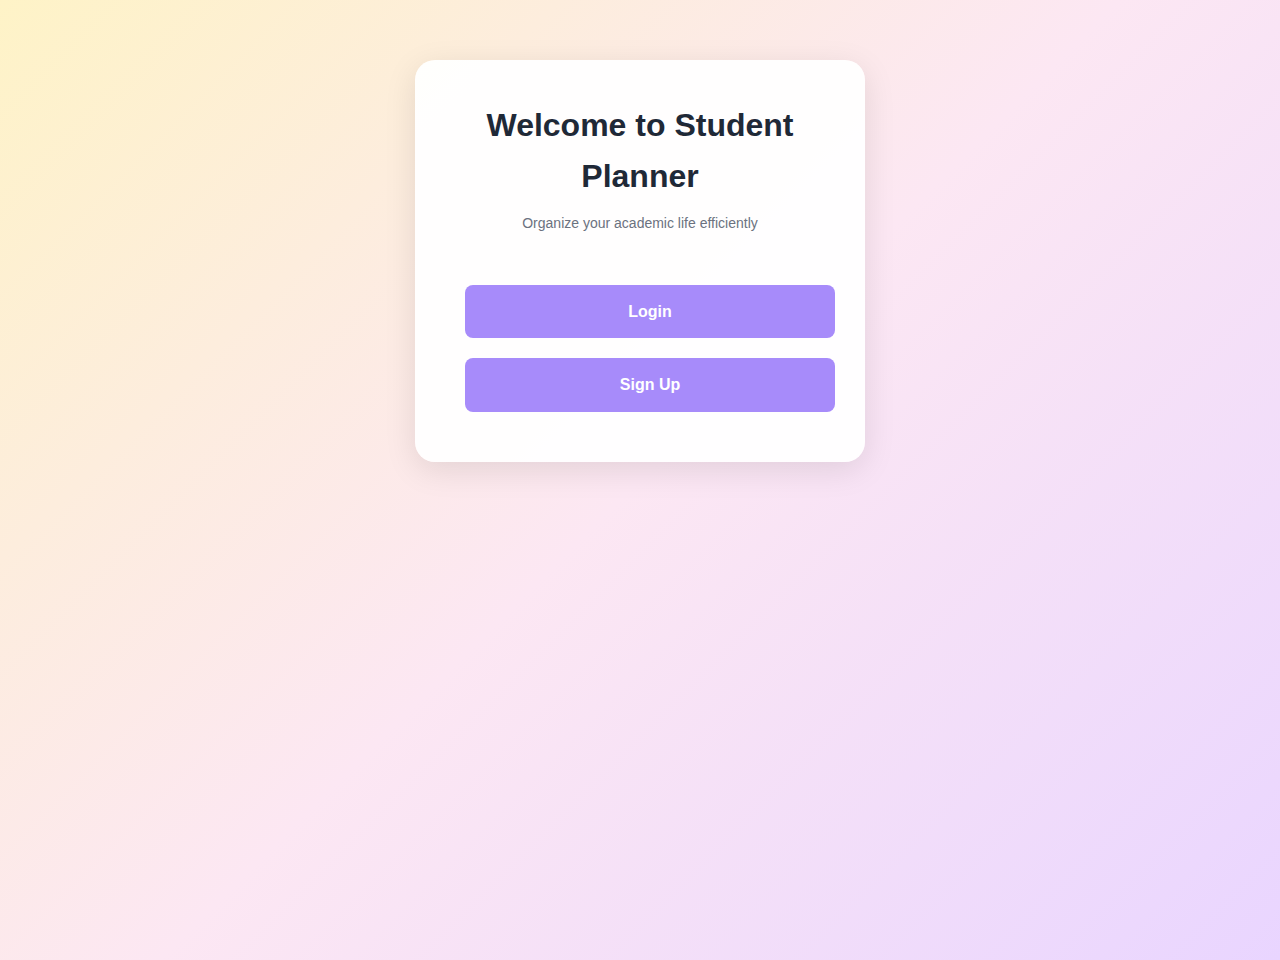
<file: index.html>
<!DOCTYPE html>
<html lang="en">
<head>
    <meta charset="UTF-8">
    <meta name="viewport" content="width=device-width, initial-scale=1.0">
    <title>Student Planner - Welcome</title>
    <link rel="stylesheet" href="style.css">
</head>
<body>
    <div class="auth-container">
        <h1>Welcome to Student Planner</h1>
        <p class="subtitle">Organize your academic life efficiently</p>
        
        <div style="margin-top: 40px;">
            <a href="login.html" class="btn-primary" style="display: inline-block; margin: 10px;">Login</a>
            <a href="register.html" class="btn-primary" style="display: inline-block; margin: 10px;">Sign Up</a>
        </div>
    </div>
</body>
</html>
</file>
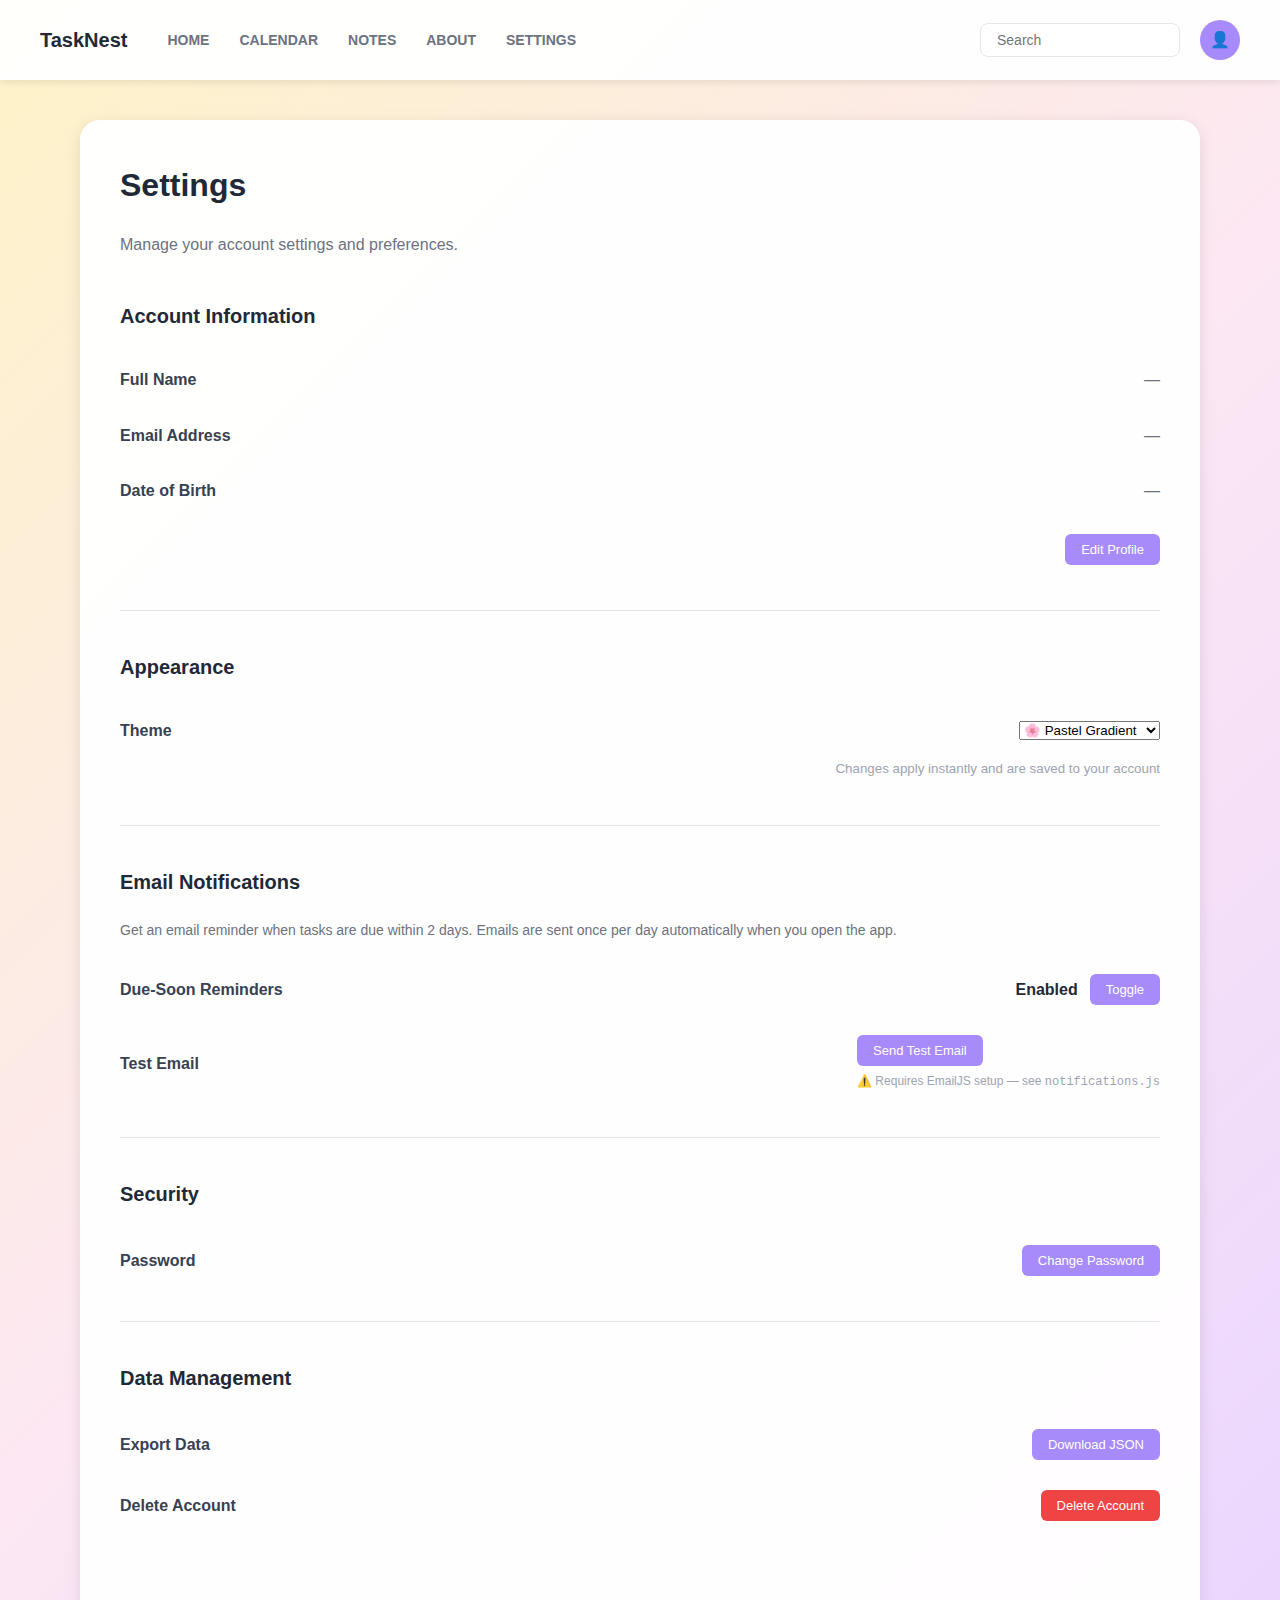
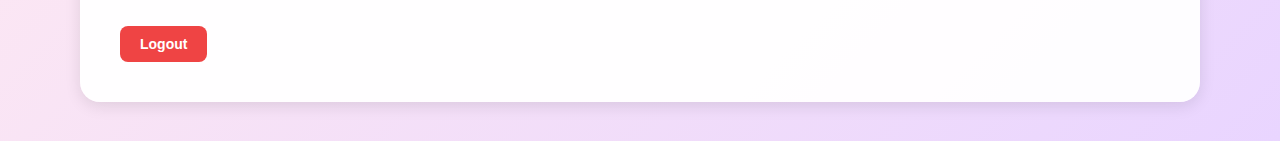
<file: settings.html>
<!DOCTYPE html>
<html lang="en">
<head>
    <meta charset="UTF-8">
    <meta name="viewport" content="width=device-width, initial-scale=1.0">
    <title>Settings - TaskNest</title>
    <link rel="stylesheet" href="style.css">
</head>
<body class="dashboard-page" id="settingsPage">
    <div class="page-container">
        <nav class="navbar">
            <div class="navbar-left">
                <div class="logo">TaskNest</div>
                <div class="nav-tabs">
                    <a href="home.html">HOME</a>
                    <a href="calendar.html">CALENDAR</a>
                    <a href="notes.html">NOTES</a>
                    <a href="about.html">ABOUT</a>
                    <a href="settings.html">SETTINGS</a>
                </div>
            </div>
            <div class="navbar-right">
                <input type="text" class="search-box" placeholder="Search">
                <div class="profile-icon" onclick="logout()" style="cursor:pointer;" title="Logout">👤</div>
            </div>
        </nav>

        <div class="page-content">
            <div class="content-card">
                <h1>Settings</h1>
                <p style="margin-bottom:40px;color:#6b7280;">Manage your account settings and preferences.</p>

                <!-- Account Information -->
                <div class="settings-section">
                    <h2>Account Information</h2>
                    <div class="settings-item">
                        <label>Full Name</label>
                        <span id="userFullName" style="color:#6b7280;">—</span>
                    </div>
                    <div class="settings-item">
                        <label>Email Address</label>
                        <span id="userEmail" style="color:#6b7280;">—</span>
                    </div>
                    <div class="settings-item">
                        <label>Date of Birth</label>
                        <span id="userDOB" style="color:#6b7280;">—</span>
                    </div>
                    <div class="settings-item">
                        <label></label>
                        <button id="editProfileBtn" class="settings-button">Edit Profile</button>
                    </div>
                </div>

                <!-- Appearance -->
                <div class="settings-section">
                    <h2>Appearance</h2>
                    <div class="settings-item">
                        <label>Theme</label>
                        <select id="themeSelect">
                            <option value="pastel">🌸 Pastel Gradient</option>
                            <option value="ocean">🌊 Ocean Blue</option>
                            <option value="forest">🌿 Forest Green</option>
                            <option value="sunset">🌅 Sunset Orange</option>
                            <option value="lavender">💜 Lavender Purple</option>
                            <option value="mint">🍃 Mint Fresh</option>
                        </select>
                    </div>
                    <div class="settings-item" style="padding-top:0;">
                        <label></label>
                        <small style="color:#9ca3af;">Changes apply instantly and are saved to your account</small>
                    </div>
                </div>

                <!-- Notifications -->
                <div class="settings-section">
                    <h2>Email Notifications</h2>
                    <p style="color:#6b7280;font-size:14px;margin-bottom:16px;">
                        Get an email reminder when tasks are due within 2 days. Emails are sent once per day automatically when you open the app.
                    </p>
                    <div class="settings-item">
                        <label>Due-Soon Reminders</label>
                        <div style="display:flex;align-items:center;gap:12px;">
                            <span id="notificationsToggle" style="font-weight:600;">Enabled</span>
                            <button id="toggleNotificationsBtn" class="settings-button">Toggle</button>
                        </div>
                    </div>
                    <div class="settings-item">
                        <label>Test Email</label>
                        <div>
                            <button id="testNotificationBtn" class="settings-button">Send Test Email</button>
                            <div style="font-size:12px;color:#9ca3af;margin-top:6px;">
                                ⚠️ Requires EmailJS setup — see <code>notifications.js</code>
                            </div>
                        </div>
                    </div>
                </div>

                <!-- Security -->
                <div class="settings-section">
                    <h2>Security</h2>
                    <div class="settings-item">
                        <label>Password</label>
                        <button id="changePasswordBtn" class="settings-button">Change Password</button>
                    </div>
                </div>

                <!-- Data Management -->
                <div class="settings-section">
                    <h2>Data Management</h2>
                    <div class="settings-item">
                        <label>Export Data</label>
                        <button id="exportDataBtn" class="settings-button">Download JSON</button>
                    </div>
                    <div class="settings-item">
                        <label>Delete Account</label>
                        <button id="deleteAccountBtn" class="settings-button" style="background:#ef4444;">Delete Account</button>
                    </div>
                </div>

                <button onclick="logout()" class="btn-logout">Logout</button>
            </div>
        </div>
    </div>

    <script type="module" src="settings.js"></script>
</body>
</html>
</file>
<file: style.css>
/* Global Reset & Base Styles */
* {
  margin: 0;
  padding: 0;
  box-sizing: border-box;
}

body {
  font-family: -apple-system, BlinkMacSystemFont, 'Segoe UI', Roboto, 'Helvetica Neue', Arial, sans-serif;
  min-height: 100vh;
  background: linear-gradient(135deg, #fef3c7 0%, #fce7f3 50%, #e9d5ff 100%);
  color: #1f2937;
  line-height: 1.6;
}

/* Auth Container (Login/Register) */
.auth-container {
  max-width: 450px;
  margin: 60px auto;
  padding: 40px;
  background: rgba(255, 255, 255, 0.95);
  border-radius: 20px;
  box-shadow: 0 8px 32px rgba(0, 0, 0, 0.1);
}

.auth-container h1 {
  font-size: 32px;
  color: #1f2937;
  margin-bottom: 10px;
  text-align: center;
}

.subtitle {
  text-align: center;
  color: #6b7280;
  margin-bottom: 30px;
  font-size: 14px;
}

/* Form Styles */
.form-group {
  margin-bottom: 20px;
}

.form-group label {
  display: block;
  margin-bottom: 8px;
  font-weight: 600;
  color: #374151;
  font-size: 14px;
}

.form-group input,
.form-group textarea,
.form-group select {
  width: 100%;
  padding: 12px 16px;
  border: 1px solid #e5e7eb;
  border-radius: 8px;
  font-size: 14px;
  transition: border-color 0.3s;
  background: rgba(255, 255, 255, 0.9);
}

.form-group input:focus,
.form-group textarea:focus,
.form-group select:focus {
  outline: none;
  border-color: #a78bfa;
}

textarea {
  resize: vertical;
  font-family: inherit;
}

/* Button Styles */
.btn-primary {
  width: 100%;
  padding: 14px;
  background: #a78bfa;
  color: white;
  border: none;
  border-radius: 8px;
  font-size: 16px;
  font-weight: 600;
  cursor: pointer;
  transition: background 0.3s;
  text-align: center;
  text-decoration: none;
}

.btn-primary:hover {
  background: #8b5cf6;
}

.btn-secondary {
  display: inline-block;
  padding: 12px 24px;
  background: #e5e7eb;
  color: #374151;
  border: none;
  border-radius: 8px;
  font-size: 14px;
  font-weight: 600;
  cursor: pointer;
  transition: background 0.3s;
  margin-left: 10px;
  text-decoration: none;
}

.btn-secondary:hover {
  background: #d1d5db;
}

/* Auth Links */
.auth-links {
  text-align: center;
  margin-top: 20px;
}

.auth-links a {
  color: #a78bfa;
  text-decoration: none;
  font-weight: 600;
  font-size: 14px;
}

.auth-links a:hover {
  text-decoration: underline;
}

.forgot-link {
  display: block;
  text-align: center;
  margin-top: 15px;
  color: #6b7280;
  font-size: 13px;
  text-decoration: none;
}

.forgot-link:hover {
  color: #a78bfa;
  text-decoration: underline;
}

/* Dashboard Layout */
.dashboard-page {
  min-height: 100vh;
  padding: 0;
}

.dashboard-wrapper {
  min-height: 100vh;
  display: flex;
  flex-direction: column;
}

.page-container {
  min-height: 100vh;
  display: flex;
  flex-direction: column;
}

/* Navbar */
.navbar {
  background: rgba(255, 255, 255, 0.95);
  padding: 20px 40px;
  display: flex;
  justify-content: space-between;
  align-items: center;
  box-shadow: 0 2px 8px rgba(0, 0, 0, 0.1);
}

.navbar-left {
  display: flex;
  align-items: center;
  gap: 40px;
}

.logo {
  font-size: 20px;
  font-weight: 700;
  color: #1f2937;
}

.nav-tabs {
  display: flex;
  gap: 30px;
}

.nav-tabs a {
  color: #6b7280;
  text-decoration: none;
  font-weight: 600;
  font-size: 14px;
  transition: color 0.3s;
}

.nav-tabs a:hover {
  color: #a78bfa;
}

.navbar-right {
  display: flex;
  align-items: center;
  gap: 20px;
}

.search-box {
  padding: 8px 16px;
  border: 1px solid #e5e7eb;
  border-radius: 8px;
  font-size: 14px;
  width: 200px;
}

.profile-icon {
  width: 40px;
  height: 40px;
  background: #a78bfa;
  color: white;
  border-radius: 50%;
  display: flex;
  align-items: center;
  justify-content: center;
  font-weight: 700;
  font-size: 16px;
  cursor: pointer;
}

/* Dashboard Content */
.dashboard-content {
  flex: 1;
  padding: 40px;
  display: grid;
  grid-template-columns: 1fr 300px;
  gap: 30px;
}

.main-content {
  display: flex;
  flex-direction: column;
  gap: 30px;
}

.sidebar {
  display: flex;
  flex-direction: column;
  gap: 20px;
}

/* Page Content (for simple pages) */
.page-content {
  flex: 1;
  padding: 40px;
  max-width: 1200px;
  margin: 0 auto;
  width: 100%;
}

.content-card {
  background: rgba(255, 255, 255, 0.95);
  padding: 40px;
  border-radius: 20px;
  box-shadow: 0 4px 16px rgba(0, 0, 0, 0.1);
}

.content-card h1 {
  font-size: 32px;
  margin-bottom: 20px;
  color: #1f2937;
}

.content-card h2 {
  font-size: 24px;
  margin-top: 30px;
  margin-bottom: 15px;
  color: #1f2937;
}

.content-card p {
  margin-bottom: 15px;
  color: #4b5563;
  line-height: 1.8;
}

/* Calendar Section */
.calendar-section {
  background: rgba(255, 255, 255, 0.95);
  padding: 25px;
  border-radius: 16px;
  box-shadow: 0 4px 16px rgba(0, 0, 0, 0.1);
}

.calendar-header {
  font-size: 18px;
  font-weight: 700;
  margin-bottom: 20px;
  color: #1f2937;
  text-align: center;
}

.calendar-grid {
  display: grid;
  grid-template-columns: repeat(7, 1fr);
  gap: 8px;
}

.calendar-day {
  text-align: center;
  font-weight: 600;
  font-size: 12px;
  color: #6b7280;
  padding: 10px;
}

.calendar-date {
  aspect-ratio: 1;
  display: flex;
  align-items: center;
  justify-content: center;
  border-radius: 8px;
  font-size: 14px;
  font-weight: 600;
  background: rgba(243, 244, 246, 0.5);
  cursor: pointer;
  transition: all 0.3s;
  position: relative;
}

.calendar-date:hover {
  background: rgba(167, 139, 250, 0.3);
}

.calendar-date.highlighted {
  background: #fbbf24;
  color: white;
}

.calendar-date.selected {
  background: #a78bfa !important;
  color: white;
  font-weight: 700;
}

.task-indicator {
  position: absolute;
  top: 2px;
  right: 2px;
  background: #ef4444;
  color: white;
  font-size: 10px;
  border-radius: 50%;
  width: 16px;
  height: 16px;
  display: flex;
  align-items: center;
  justify-content: center;
  font-weight: 700;
}

.calendar-nav-btn {
  background: rgba(255, 255, 255, 0.7);
  border: none;
  border-radius: 8px;
  padding: 8px 16px;
  cursor: pointer;
  font-size: 16px;
  font-weight: 700;
  transition: background 0.3s;
}

.calendar-nav-btn:hover {
  background: rgba(255, 255, 255, 0.9);
}

/* Upcoming Section */
.upcoming-section {
  background: rgba(255, 255, 255, 0.95);
  padding: 25px;
  border-radius: 16px;
  box-shadow: 0 4px 16px rgba(0, 0, 0, 0.1);
}

.upcoming-section h3 {
  font-size: 18px;
  margin-bottom: 20px;
  color: #1f2937;
}

.task-grid {
  display: grid;
  grid-template-columns: repeat(2, 1fr);
  gap: 15px;
}

.task-card {
  padding: 20px;
  background: rgba(243, 244, 246, 0.5);
  border-radius: 12px;
  transition: transform 0.3s, box-shadow 0.3s;
}

.task-card:hover {
  transform: translateY(-2px);
  box-shadow: 0 4px 12px rgba(0, 0, 0, 0.1);
}

/* Activity Cards */
.activity-card {
  background: rgba(255, 255, 255, 0.95);
  padding: 20px;
  border-radius: 16px;
  box-shadow: 0 4px 16px rgba(0, 0, 0, 0.1);
}

.activity-card h3 {
  font-size: 16px;
  margin-bottom: 15px;
  color: #1f2937;
}

.activity-item {
  padding: 12px;
  background: rgba(243, 244, 246, 0.5);
  border-radius: 8px;
  margin-bottom: 10px;
  font-size: 14px;
  color: #374151;
}

.activity-item .completed {
  text-decoration: line-through;
  color: #9ca3af;
}

/* Modal Styles */
.modal-overlay {
  position: fixed;
  top: 0;
  left: 0;
  right: 0;
  bottom: 0;
  background: rgba(0, 0, 0, 0.5);
  display: flex;
  justify-content: center;
  align-items: center;
  z-index: 1000;
  animation: fadeIn 0.3s;
}

@keyframes fadeIn {
  from { opacity: 0; }
  to { opacity: 1; }
}

.modal-content {
  background: white;
  border-radius: 16px;
  padding: 30px;
  max-width: 500px;
  width: 90%;
  max-height: 90vh;
  overflow-y: auto;
  box-shadow: 0 20px 60px rgba(0, 0, 0, 0.3);
  animation: slideUp 0.3s;
}

@keyframes slideUp {
  from {
    transform: translateY(50px);
    opacity: 0;
  }
  to {
    transform: translateY(0);
    opacity: 1;
  }
}

.modal-content h2 {
  margin-bottom: 20px;
  color: #1f2937;
  font-size: 24px;
}

.modal-tasks {
  max-height: 300px;
  overflow-y: auto;
  margin: 20px 0;
}

.task-item {
  display: flex;
  align-items: center;
  gap: 10px;
  padding: 12px;
  background: #f9fafb;
  border-radius: 8px;
  margin-bottom: 10px;
}

.task-item input[type="checkbox"] {
  width: 18px;
  height: 18px;
  cursor: pointer;
}

.task-item span {
  flex: 1;
  font-size: 14px;
  color: #374151;
}

.task-item span.completed {
  text-decoration: line-through;
  color: #9ca3af;
}

.btn-icon {
  background: none;
  border: none;
  font-size: 16px;
  cursor: pointer;
  padding: 4px 8px;
  transition: transform 0.2s;
}

.btn-icon:hover {
  transform: scale(1.2);
}

.btn-icon-small {
  background: none;
  border: none;
  font-size: 14px;
  cursor: pointer;
  padding: 2px 6px;
  opacity: 0.6;
  transition: opacity 0.2s;
}

.btn-icon-small:hover {
  opacity: 1;
}

/* Message Toast */
.message-toast {
  position: fixed;
  top: 20px;
  right: 20px;
  padding: 16px 24px;
  border-radius: 12px;
  color: white;
  font-weight: 600;
  box-shadow: 0 4px 16px rgba(0, 0, 0, 0.2);
  z-index: 2000;
  opacity: 0;
  transform: translateX(400px);
  transition: all 0.3s;
}

.message-toast.show {
  opacity: 1;
  transform: translateX(0);
}

.message-toast.success {
  background: #10b981;
}

.message-toast.error {
  background: #ef4444;
}

/* Settings Styles */
.settings-section {
  margin-bottom: 40px;
  padding-bottom: 30px;
  border-bottom: 1px solid #e5e7eb;
}

.settings-section:last-of-type {
  border-bottom: none;
}

.settings-section h2 {
  font-size: 20px;
  margin-bottom: 20px;
  color: #1f2937;
}

.settings-item {
  display: flex;
  justify-content: space-between;
  align-items: center;
  padding: 15px 0;
}

.settings-item label {
  font-weight: 600;
  color: #374151;
}

.settings-button {
  padding: 8px 16px;
  background: #a78bfa;
  color: white;
  border: none;
  border-radius: 6px;
  font-size: 13px;
  cursor: pointer;
  transition: background 0.3s;
}

.settings-button:hover {
  background: #8b5cf6;
}

.btn-logout {
  background: #ef4444;
  color: white;
  padding: 10px 20px;
  border: none;
  border-radius: 8px;
  font-size: 14px;
  font-weight: 600;
  cursor: pointer;
  transition: background 0.3s;
  margin-top: 20px;
}

.btn-logout:hover {
  background: #dc2626;
}

/* Floating Action Button */
.fab-button {
  position: fixed;
  bottom: 30px;
  right: 30px;
  width: 60px;
  height: 60px;
  border-radius: 50%;
  background: #1f2937;
  color: white;
  font-size: 28px;
  border: none;
  cursor: pointer;
  box-shadow: 0 4px 16px rgba(0, 0, 0, 0.3);
  transition: transform 0.3s, background 0.3s;
  z-index: 100;
}

.fab-button:hover {
  transform: scale(1.1);
  background: #111827;
}

/* Theme Variations */
body[data-theme="pastel"] {
  background: linear-gradient(135deg, #fef3c7 0%, #fce7f3 50%, #e9d5ff 100%);
}

body[data-theme="ocean"] {
  background: linear-gradient(135deg, #dbeafe 0%, #bfdbfe 50%, #93c5fd 100%);
}

body[data-theme="forest"] {
  background: linear-gradient(135deg, #d1fae5 0%, #a7f3d0 50%, #6ee7b7 100%);
}

body[data-theme="sunset"] {
  background: linear-gradient(135deg, #fed7aa 0%, #fdba74 50%, #fb923c 100%);
}

body[data-theme="lavender"] {
  background: linear-gradient(135deg, #e9d5ff 0%, #d8b4fe 50%, #c084fc 100%);
}

body[data-theme="mint"] {
  background: linear-gradient(135deg, #ccfbf1 0%, #99f6e4 50%, #5eead4 100%);
}

/* Responsive Design */
@media (max-width: 768px) {
  .dashboard-content {
    grid-template-columns: 1fr;
  }
  
  .navbar {
    flex-direction: column;
    gap: 20px;
    padding: 20px;
  }
  
  .navbar-left {
    flex-direction: column;
    gap: 15px;
  }
  
  .nav-tabs {
    flex-wrap: wrap;
    justify-content: center;
  }
  
  .calendar-grid {
    gap: 5px;
  }
  
  .task-grid {
    grid-template-columns: 1fr;
  }
  
  .modal-content {
    padding: 20px;
  }
  
  .message-toast {
    right: 10px;
    left: 10px;
    transform: translateY(-100px);
  }
  
  .message-toast.show {
    transform: translateY(0);
  }
  
  .page-content {
    padding: 20px;
  }
  
  .content-card {
    padding: 25px;
  }
}
</file>
